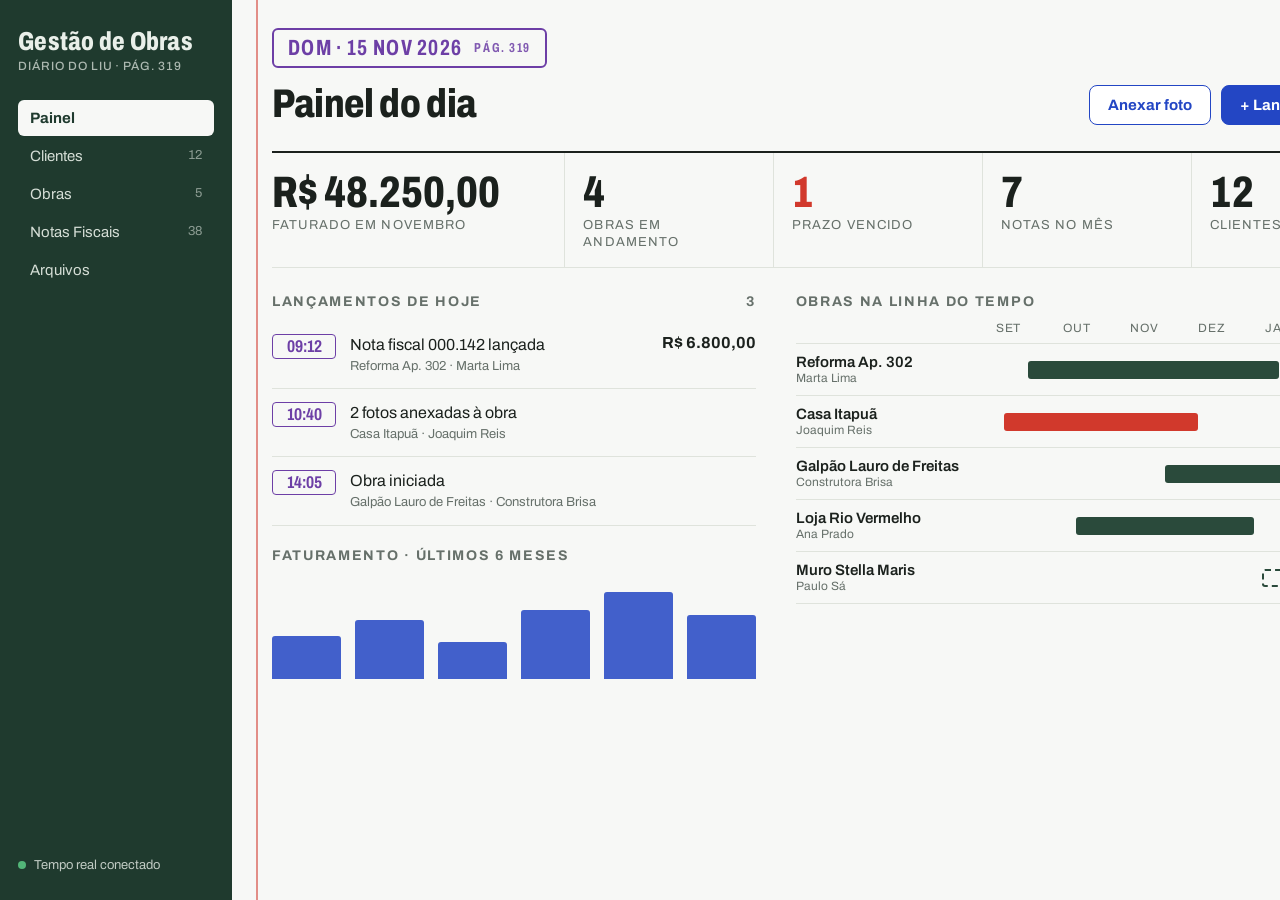
<file: .impeccable/mocks/decision/assigned.html>
<!doctype html>
<html lang="pt-BR"><head><meta charset="utf-8"><title>Diário de Obra — esboço</title>
<link rel="preconnect" href="https://fonts.googleapis.com"><link rel="preconnect" href="https://fonts.gstatic.com" crossorigin>
<link href="https://fonts.googleapis.com/css2?family=Archivo:wdth,wght@62..125,400..800&display=swap" rel="stylesheet">
<style>
:root{--capa:#1f3a2e;--capa-2:#2a4a3b;--folha:#f7f8f6;--linha:#dfe3dc;--tinta:#1b211d;--muted:#66706a;--caneta:#2346c4;--carimbo:#6d3fa6;--margem:#d1392c;--ok:#2f7d4f;--alerta:#b8740f}
*{box-sizing:border-box;margin:0;padding:0}
body{width:1440px;height:900px;overflow:hidden;font-family:Archivo,system-ui,sans-serif;color:var(--tinta);background:var(--folha);display:grid;grid-template-columns:232px 1fr}
.rail{background:var(--capa);color:#e9efe9;padding:28px 18px;display:flex;flex-direction:column;gap:28px}
.brand{font-stretch:75%;font-weight:800;font-size:26px;letter-spacing:.01em;line-height:1}
.brand small{display:block;font-size:12px;font-weight:500;font-stretch:100%;opacity:.7;margin-top:6px;letter-spacing:.08em;text-transform:uppercase}
.rail nav{display:flex;flex-direction:column;gap:2px}
.rail a{color:#d5ded6;text-decoration:none;font-size:15px;padding:10px 12px;border-radius:6px;display:flex;justify-content:space-between}
.rail a.on{background:var(--folha);color:var(--capa);font-weight:700}
.rail a span{font-variant-numeric:tabular-nums;opacity:.6;font-size:13px}
.rail .foot{margin-top:auto;font-size:13px;opacity:.8;display:flex;align-items:center;gap:8px}
.dot{width:8px;height:8px;border-radius:50%;background:#5fd48b}
main{padding:28px 40px;display:grid;grid-template-rows:auto auto 1fr;gap:26px;position:relative}
main::before{content:"";position:absolute;left:24px;top:0;bottom:0;width:2px;background:var(--margem);opacity:.55}
.head{display:flex;align-items:flex-end;justify-content:space-between}
h1{font-size:40px;font-stretch:80%;font-weight:800;letter-spacing:-.01em}
.stamp{border:2.5px solid var(--carimbo);color:var(--carimbo);border-radius:6px;padding:6px 14px;font-stretch:70%;font-weight:700;font-size:22px;letter-spacing:.06em;text-transform:uppercase;display:flex;gap:12px;align-items:center}
.stamp i{font-style:normal;font-size:13px;letter-spacing:.12em;opacity:.85}
.actions{display:flex;gap:10px}
.btn{font:inherit;font-size:15px;font-weight:700;padding:11px 18px;border-radius:8px;border:1.5px solid var(--caneta);color:var(--caneta);background:#fff}
.btn.p{background:var(--caneta);color:#fff}
.kpis{display:grid;grid-template-columns:1.4fr repeat(4,1fr);border-top:2px solid var(--tinta);border-bottom:1px solid var(--linha)}
.kpi{padding:16px 18px 18px;border-left:1px solid var(--linha)}
.kpi:first-child{border-left:0;padding-left:0}
.kpi b{display:block;font-size:44px;font-stretch:75%;font-weight:800;font-variant-numeric:tabular-nums;line-height:1.05}
.kpi span{font-size:13px;color:var(--muted);text-transform:uppercase;letter-spacing:.08em}
.kpi.warn b{color:var(--margem)}
.grid{display:grid;grid-template-columns:1fr 1.25fr;gap:40px;min-height:0}
h2{font-size:14px;text-transform:uppercase;letter-spacing:.12em;color:var(--muted);margin-bottom:12px;display:flex;justify-content:space-between}
.entry{display:grid;grid-template-columns:64px 1fr auto;gap:14px;padding:13px 0;border-bottom:1px solid var(--linha);align-items:start}
.t{color:var(--carimbo);font-weight:700;font-stretch:75%;font-size:17px;border:1.5px solid var(--carimbo);border-radius:4px;text-align:center;padding:2px 0}
.entry p{font-size:16px;line-height:1.35}.entry p small{display:block;color:var(--muted);font-size:13px;margin-top:2px}
.entry em{font-style:normal;font-weight:700;font-variant-numeric:tabular-nums;font-size:16px}
.tl{position:relative}
.axis{display:grid;grid-template-columns:200px repeat(6,1fr);font-size:12px;color:var(--muted);text-transform:uppercase;letter-spacing:.08em;padding-bottom:8px;border-bottom:1px solid var(--linha)}
.row{display:grid;grid-template-columns:200px 1fr;align-items:center;height:52px;border-bottom:1px solid var(--linha)}
.row p{font-size:15px;font-weight:600;line-height:1.2}.row p small{display:block;font-weight:400;color:var(--muted);font-size:12px}
.track{position:relative;height:100%}
.bar{position:absolute;top:17px;height:18px;border-radius:3px;background:var(--capa-2)}
.bar.late{background:var(--margem)}.bar.next{background:transparent;border:2px dashed var(--capa-2)}
.today{position:absolute;top:-30px;bottom:-4px;left:calc(200px + 56%);width:2px;background:var(--margem)}
.today::after{content:"HOJE";position:absolute;top:0;left:6px;font-size:11px;font-weight:800;color:var(--margem);letter-spacing:.1em}
.fat{display:flex;gap:14px;align-items:flex-end;height:96px;margin-top:20px}
.fat div{flex:1;background:var(--caneta);border-radius:3px 3px 0 0;opacity:.85}
</style></head><body>
<aside class="rail">
  <div class="brand">Gestão de Obras<small>Diário do Liu · pág. 319</small></div>
  <nav>
    <a class="on" href="#">Painel</a><a href="#">Clientes <span>12</span></a><a href="#">Obras <span>5</span></a><a href="#">Notas Fiscais <span>38</span></a><a href="#">Arquivos</a>
  </nav>
  <div class="foot"><i class="dot"></i>Tempo real conectado</div>
</aside>
<main>
  <div class="head">
    <div><div class="stamp">Dom · 15 nov 2026 <i>pág. 319</i></div><h1 style="margin-top:14px">Painel do dia</h1></div>
    <div class="actions"><button class="btn">Anexar foto</button><button class="btn p">+ Lançar nota fiscal</button></div>
  </div>
  <section class="kpis">
    <div class="kpi"><b>R$ 48.250,00</b><span>Faturado em novembro</span></div>
    <div class="kpi"><b>4</b><span>Obras em andamento</span></div>
    <div class="kpi warn"><b>1</b><span>Prazo vencido</span></div>
    <div class="kpi"><b>7</b><span>Notas no mês</span></div>
    <div class="kpi"><b>12</b><span>Clientes ativos</span></div>
  </section>
  <section class="grid">
    <div>
      <h2>Lançamentos de hoje <span>3</span></h2>
      <div class="entry"><span class="t">09:12</span><p>Nota fiscal 000.142 lançada<small>Reforma Ap. 302 · Marta Lima</small></p><em>R$ 6.800,00</em></div>
      <div class="entry"><span class="t">10:40</span><p>2 fotos anexadas à obra<small>Casa Itapuã · Joaquim Reis</small></p><em></em></div>
      <div class="entry"><span class="t">14:05</span><p>Obra iniciada<small>Galpão Lauro de Freitas · Construtora Brisa</small></p><em></em></div>
      <h2 style="margin-top:22px">Faturamento · últimos 6 meses</h2>
      <div class="fat"><div style="height:44%"></div><div style="height:61%"></div><div style="height:38%"></div><div style="height:72%"></div><div style="height:90%"></div><div style="height:66%"></div></div>
    </div>
    <div class="tl">
      <h2>Obras na linha do tempo <span>set — fev</span></h2>
      <div class="axis"><span></span><span>Set</span><span>Out</span><span>Nov</span><span>Dez</span><span>Jan</span><span>Fev</span></div>
      <div style="position:relative">
        <i class="today"></i>
        <div class="row"><p>Reforma Ap. 302<small>Marta Lima</small></p><div class="track"><i class="bar" style="left:8%;width:62%"></i></div></div>
        <div class="row"><p>Casa Itapuã<small>Joaquim Reis</small></p><div class="track"><i class="bar late" style="left:2%;width:48%"></i></div></div>
        <div class="row"><p>Galpão Lauro de Freitas<small>Construtora Brisa</small></p><div class="track"><i class="bar" style="left:42%;width:55%"></i></div></div>
        <div class="row"><p>Loja Rio Vermelho<small>Ana Prado</small></p><div class="track"><i class="bar" style="left:20%;width:44%"></i></div></div>
        <div class="row"><p>Muro Stella Maris<small>Paulo Sá</small></p><div class="track"><i class="bar next" style="left:66%;width:22%"></i></div></div>
      </div>
    </div>
  </section>
</main>
</body></html>
</file>
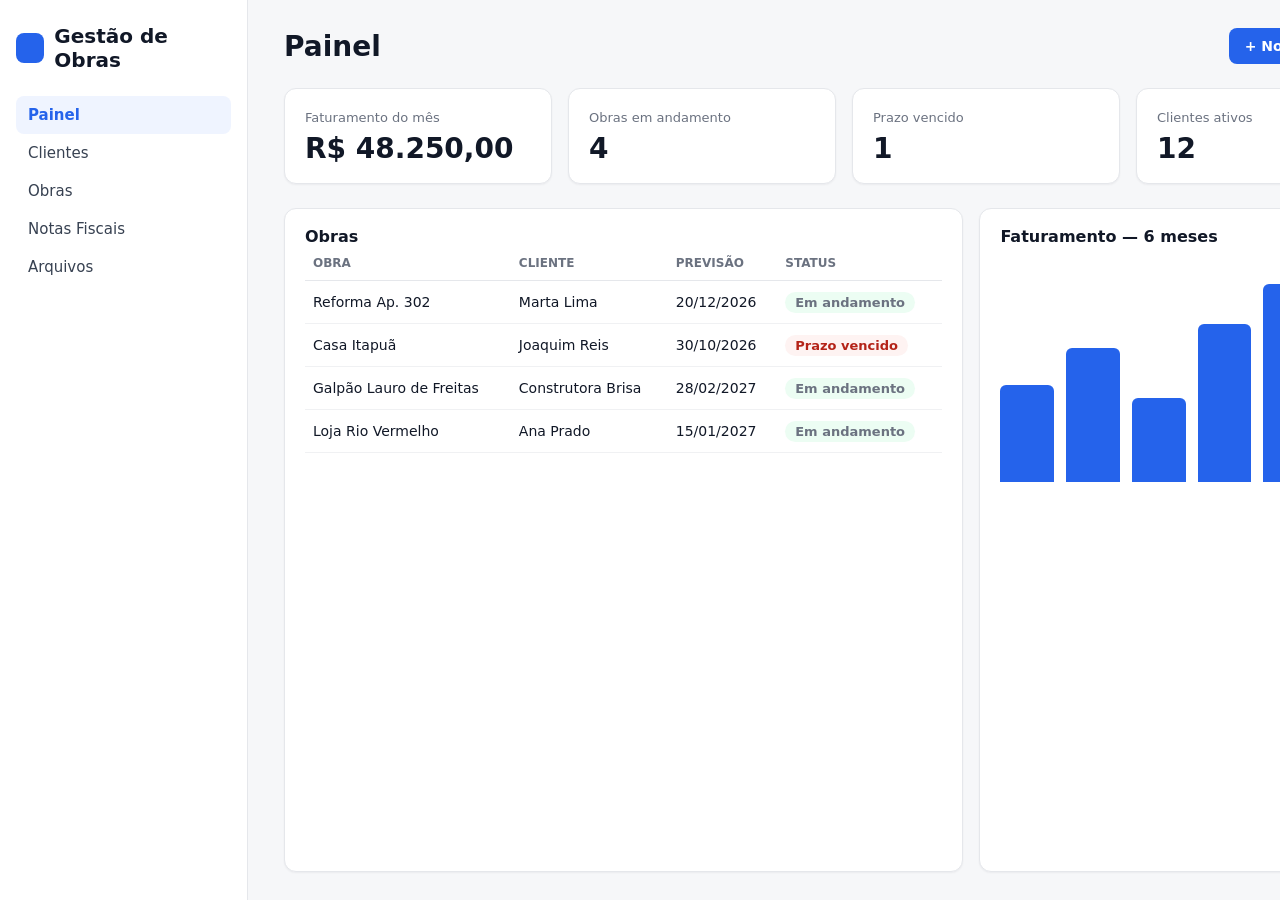
<file: .impeccable/mocks/decision/canon.html>
<!doctype html>
<html lang="pt-BR"><head><meta charset="utf-8"><title>Padrão da categoria — esboço</title>
<style>
*{box-sizing:border-box;margin:0;padding:0}
body{width:1440px;height:900px;overflow:hidden;font-family:system-ui,-apple-system,"Segoe UI",Roboto,sans-serif;background:#f6f7f9;color:#111827;display:grid;grid-template-columns:248px 1fr}
.side{background:#fff;border-right:1px solid #e5e7eb;padding:24px 16px;display:flex;flex-direction:column;gap:24px}
.brand{font-weight:700;font-size:20px;display:flex;gap:10px;align-items:center}
.brand i{width:30px;height:30px;border-radius:8px;background:#2563eb}
.side a{display:block;padding:10px 12px;border-radius:8px;color:#374151;text-decoration:none;font-size:15px}
.side a.on{background:#eff4ff;color:#2563eb;font-weight:600}
main{padding:28px 36px;display:flex;flex-direction:column;gap:24px}
.head{display:flex;justify-content:space-between;align-items:center}
h1{font-size:28px;font-weight:700}
.btn{font:600 14px system-ui;padding:10px 16px;border-radius:8px;border:0;background:#2563eb;color:#fff}
.kpis{display:grid;grid-template-columns:repeat(4,1fr);gap:16px}
.card{background:#fff;border:1px solid #e5e7eb;border-radius:12px;padding:18px 20px;box-shadow:0 1px 2px rgba(16,24,40,.05)}
.card span{font-size:13px;color:#6b7280}.card b{display:block;font-size:28px;margin-top:6px}
.two{display:grid;grid-template-columns:1.6fr 1fr;gap:16px;flex:1;min-height:0}
table{width:100%;border-collapse:collapse;font-size:14px}
th{text-align:left;color:#6b7280;font-weight:600;font-size:12px;text-transform:uppercase;padding:10px 8px;border-bottom:1px solid #e5e7eb}
td{padding:13px 8px;border-bottom:1px solid #f0f1f3}
.pill{padding:3px 10px;border-radius:999px;font-size:12px;font-weight:600;background:#ecfdf3;color:#067647}
.pill.w{background:#fef3f2;color:#b42318}
.bars{display:flex;gap:12px;align-items:flex-end;height:220px;margin-top:16px}
.bars div{flex:1;background:#2563eb;border-radius:6px 6px 0 0}
h2{font-size:16px;font-weight:600}
</style></head><body>
<aside class="side">
  <div class="brand"><i></i>Gestão de Obras</div>
  <nav><a class="on" href="#">Painel</a><a href="#">Clientes</a><a href="#">Obras</a><a href="#">Notas Fiscais</a><a href="#">Arquivos</a></nav>
</aside>
<main>
  <div class="head"><h1>Painel</h1><button class="btn">+ Nova nota fiscal</button></div>
  <div class="kpis">
    <div class="card"><span>Faturamento do mês</span><b>R$ 48.250,00</b></div>
    <div class="card"><span>Obras em andamento</span><b>4</b></div>
    <div class="card"><span>Prazo vencido</span><b>1</b></div>
    <div class="card"><span>Clientes ativos</span><b>12</b></div>
  </div>
  <div class="two">
    <div class="card"><h2>Obras</h2>
      <table><thead><tr><th>Obra</th><th>Cliente</th><th>Previsão</th><th>Status</th></tr></thead><tbody>
        <tr><td>Reforma Ap. 302</td><td>Marta Lima</td><td>20/12/2026</td><td><span class="pill">Em andamento</span></td></tr>
        <tr><td>Casa Itapuã</td><td>Joaquim Reis</td><td>30/10/2026</td><td><span class="pill w">Prazo vencido</span></td></tr>
        <tr><td>Galpão Lauro de Freitas</td><td>Construtora Brisa</td><td>28/02/2027</td><td><span class="pill">Em andamento</span></td></tr>
        <tr><td>Loja Rio Vermelho</td><td>Ana Prado</td><td>15/01/2027</td><td><span class="pill">Em andamento</span></td></tr>
      </tbody></table>
    </div>
    <div class="card"><h2>Faturamento — 6 meses</h2>
      <div class="bars"><div style="height:44%"></div><div style="height:61%"></div><div style="height:38%"></div><div style="height:72%"></div><div style="height:90%"></div><div style="height:66%"></div></div>
    </div>
  </div>
</main>
</body></html>
</file>
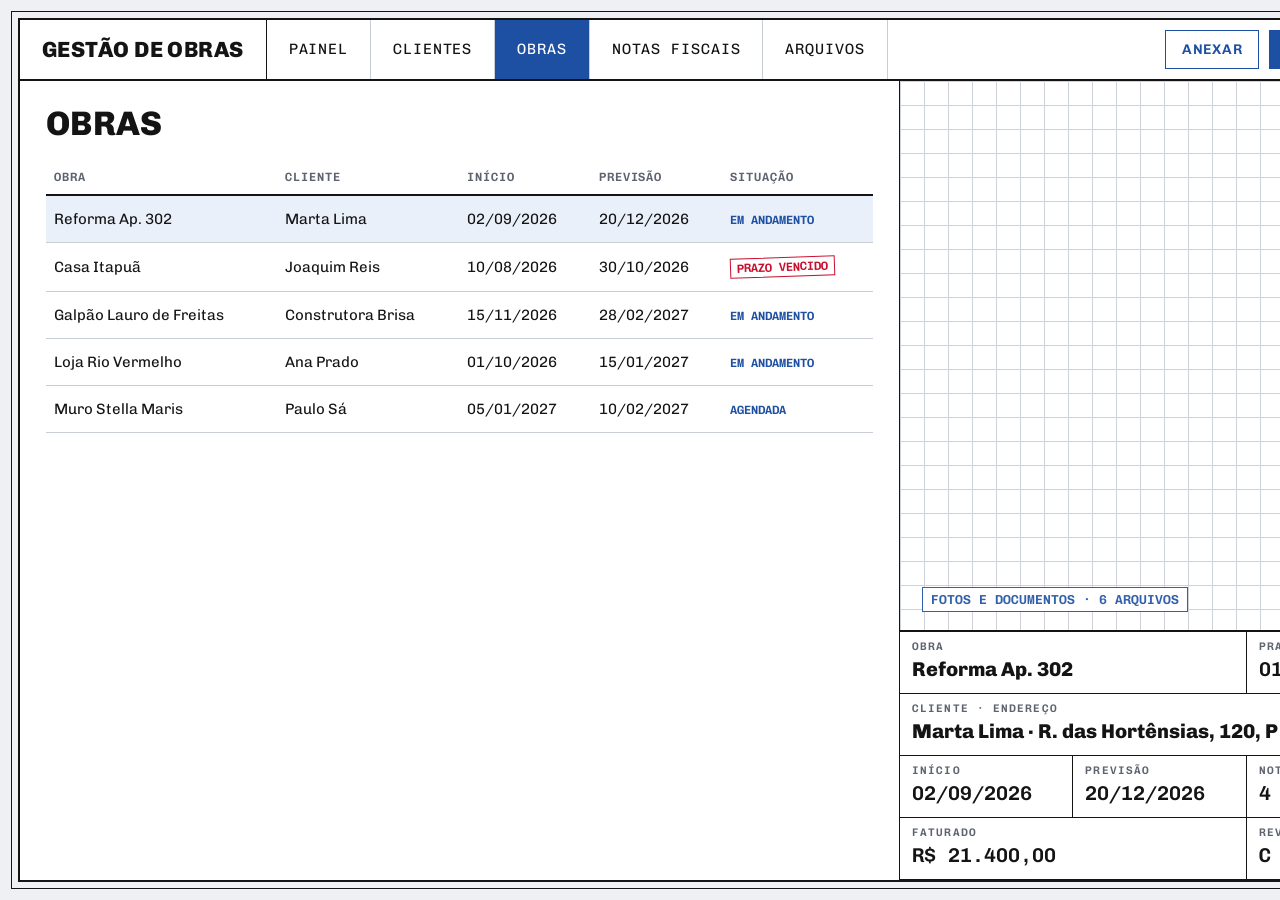
<file: .impeccable/mocks/decision/model-pick.html>
<!doctype html>
<html lang="pt-BR"><head><meta charset="utf-8"><title>Prancha com Carimbo — esboço</title>
<link rel="preconnect" href="https://fonts.googleapis.com"><link rel="preconnect" href="https://fonts.gstatic.com" crossorigin>
<link href="https://fonts.googleapis.com/css2?family=Chivo:wght@400;600;800&family=Chivo+Mono:wght@400;600&display=swap" rel="stylesheet">
<style>
:root{--papel:#ffffff;--traco:#141414;--fino:#c9ced6;--azul:#1d4fa3;--rev:#c8102e;--muted:#5d6470}
*{box-sizing:border-box;margin:0;padding:0}
body{width:1440px;height:900px;overflow:hidden;background:#eef0f3;font-family:Chivo,system-ui,sans-serif;color:var(--traco);padding:18px}
.sheet{background:var(--papel);border:2px solid var(--traco);height:100%;display:grid;grid-template-rows:auto 1fr;outline:1px solid var(--traco);outline-offset:6px}
.top{display:flex;align-items:stretch;border-bottom:2px solid var(--traco)}
.brand{padding:16px 22px;border-right:1px solid var(--traco);font-weight:800;font-size:22px;letter-spacing:.02em;text-transform:uppercase}
.tabs{display:flex}
.tabs a{padding:20px 22px;font-size:15px;color:var(--traco);text-decoration:none;border-right:1px solid var(--fino);font-family:"Chivo Mono";text-transform:uppercase;letter-spacing:.06em}
.tabs a.on{background:var(--azul);color:#fff}
.top .act{margin-left:auto;display:flex;gap:10px;align-items:center;padding:0 18px}
.btn{font:600 14px Chivo;padding:10px 16px;border:1.5px solid var(--azul);color:var(--azul);background:#fff;text-transform:uppercase;letter-spacing:.05em}
.btn.p{background:var(--azul);color:#fff}
.body{display:grid;grid-template-columns:1fr 520px;min-height:0}
.list{padding:22px 26px;border-right:1px solid var(--traco)}
h1{font-size:34px;font-weight:800;text-transform:uppercase;letter-spacing:.01em;margin-bottom:16px}
table{width:100%;border-collapse:collapse;font-size:15px}
th{font:600 12px "Chivo Mono";text-transform:uppercase;letter-spacing:.08em;color:var(--muted);text-align:left;padding:10px 8px;border-bottom:2px solid var(--traco)}
td{padding:14px 8px;border-bottom:1px solid var(--fino)}
td.n{font-family:"Chivo Mono";font-variant-numeric:tabular-nums}
tr.sel td{background:#eaf0fa}
.rev{display:inline-block;border:1.5px solid var(--rev);color:var(--rev);font:600 12px "Chivo Mono";padding:2px 6px;transform:rotate(-2deg)}
.ok{font:600 12px "Chivo Mono";color:var(--azul)}
.side{display:grid;grid-template-rows:1fr auto;min-height:0}
.draw{padding:22px;background-image:linear-gradient(var(--fino) 1px,transparent 1px),linear-gradient(90deg,var(--fino) 1px,transparent 1px);background-size:24px 24px;opacity:.9;position:relative}
.draw p{position:absolute;left:22px;bottom:18px;font:600 13px "Chivo Mono";color:var(--azul);background:#fff;padding:4px 8px;border:1px solid var(--azul)}
.carimbo{display:grid;grid-template-columns:1fr 1fr 1fr;border-top:2px solid var(--traco)}
.c{border-right:1px solid var(--traco);border-bottom:1px solid var(--traco);padding:8px 12px;min-height:62px}
.c:nth-child(3n){border-right:0}
.c.w2{grid-column:span 2}.c.w3{grid-column:span 3}
.c span{display:block;font:600 11px "Chivo Mono";text-transform:uppercase;letter-spacing:.1em;color:var(--muted)}
.c b{display:block;font-size:20px;font-weight:800;margin-top:4px}
.c b.m{font-family:"Chivo Mono";font-weight:600}
</style></head><body>
<div class="sheet">
  <header class="top">
    <div class="brand">Gestão de Obras</div>
    <nav class="tabs"><a href="#">Painel</a><a href="#">Clientes</a><a class="on" href="#">Obras</a><a href="#">Notas fiscais</a><a href="#">Arquivos</a></nav>
    <div class="act"><button class="btn">Anexar</button><button class="btn p">+ Nova obra</button></div>
  </header>
  <div class="body">
    <section class="list">
      <h1>Obras</h1>
      <table>
        <thead><tr><th>Obra</th><th>Cliente</th><th>Início</th><th>Previsão</th><th>Situação</th></tr></thead>
        <tbody>
          <tr class="sel"><td>Reforma Ap. 302</td><td>Marta Lima</td><td class="n">02/09/2026</td><td class="n">20/12/2026</td><td><span class="ok">EM ANDAMENTO</span></td></tr>
          <tr><td>Casa Itapuã</td><td>Joaquim Reis</td><td class="n">10/08/2026</td><td class="n">30/10/2026</td><td><span class="rev">PRAZO VENCIDO</span></td></tr>
          <tr><td>Galpão Lauro de Freitas</td><td>Construtora Brisa</td><td class="n">15/11/2026</td><td class="n">28/02/2027</td><td><span class="ok">EM ANDAMENTO</span></td></tr>
          <tr><td>Loja Rio Vermelho</td><td>Ana Prado</td><td class="n">01/10/2026</td><td class="n">15/01/2027</td><td><span class="ok">EM ANDAMENTO</span></td></tr>
          <tr><td>Muro Stella Maris</td><td>Paulo Sá</td><td class="n">05/01/2027</td><td class="n">10/02/2027</td><td><span class="ok">AGENDADA</span></td></tr>
        </tbody>
      </table>
    </section>
    <aside class="side">
      <div class="draw"><p>FOTOS E DOCUMENTOS · 6 ARQUIVOS</p></div>
      <div class="carimbo">
        <div class="c w2"><span>Obra</span><b>Reforma Ap. 302</b></div><div class="c"><span>Prancha</span><b class="m">01/01</b></div>
        <div class="c w3"><span>Cliente · endereço</span><b>Marta Lima · R. das Hortênsias, 120, Pituba</b></div>
        <div class="c"><span>Início</span><b class="m">02/09/2026</b></div><div class="c"><span>Previsão</span><b class="m">20/12/2026</b></div><div class="c"><span>Notas</span><b class="m">4</b></div>
        <div class="c w2"><span>Faturado</span><b class="m">R$ 21.400,00</b></div><div class="c"><span>Rev.</span><b class="m">C</b></div>
      </div>
    </aside>
  </div>
</div>
</body></html>
</file>
